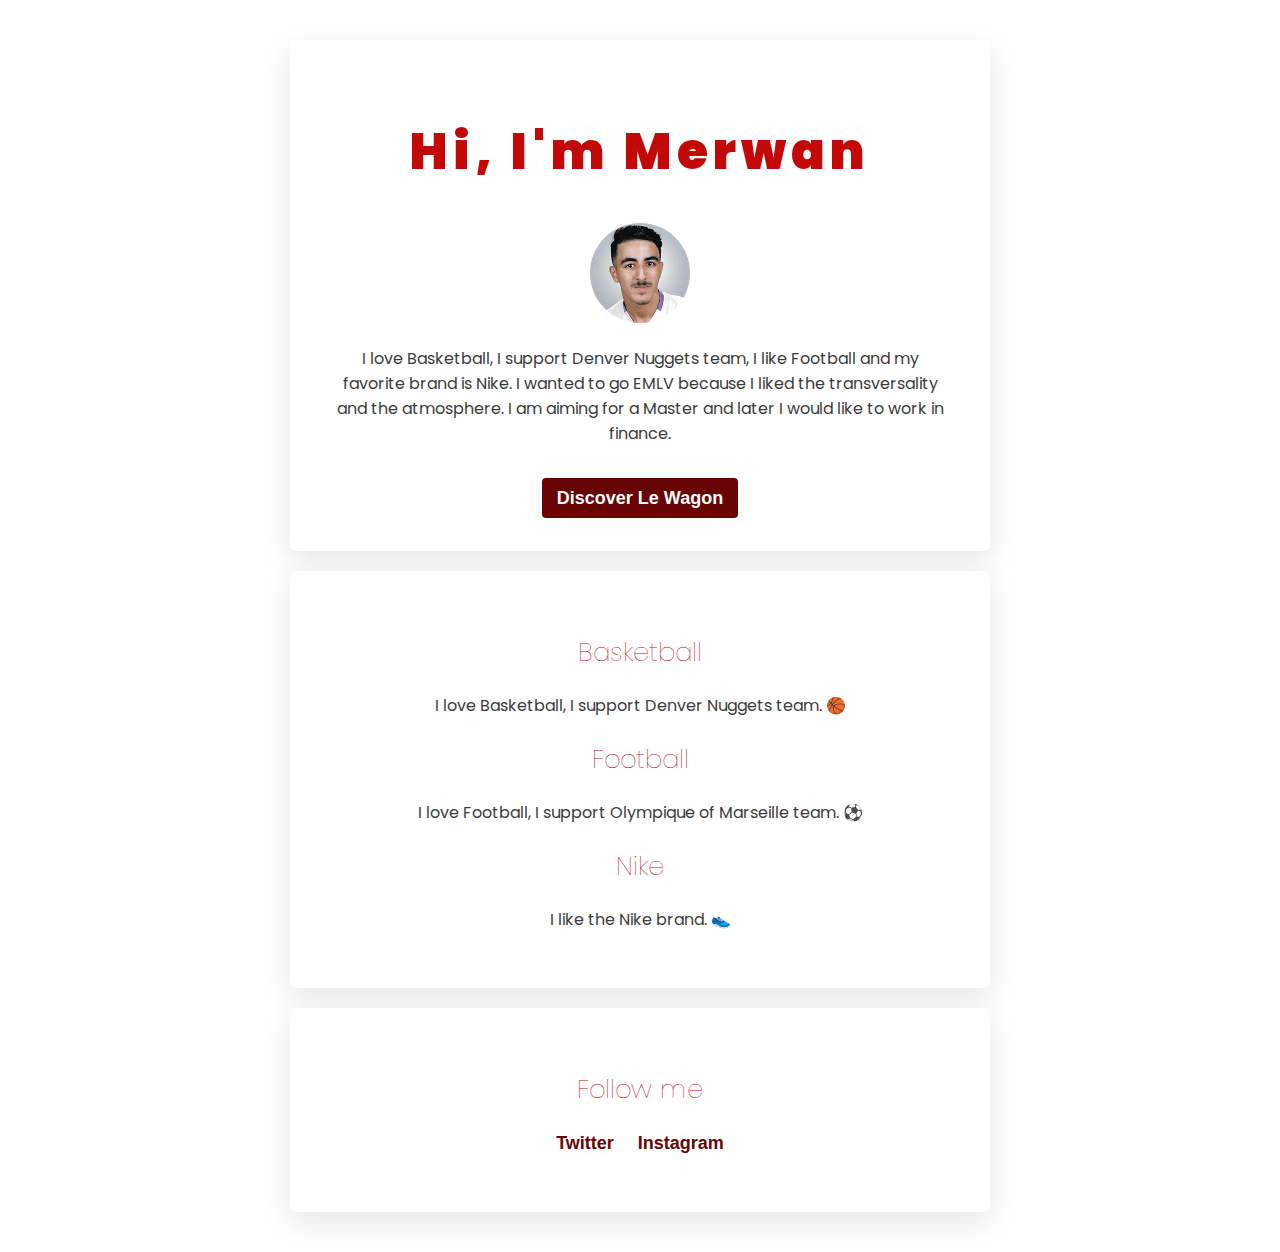
<file: index.html>
<!DOCTYPE html>
<html>
<head>
	<title>Merwan Dahmouni's profile</title>
	<meta name="description" content="This is the profile of Merwan">
	<link rel="stylesheet" type="text/css" href="css/style.css">
	<link href="https://fonts.googleapis.com/css?family=Lato:400,700,900|Poppins&display=swap" rel="stylesheet">
	<meta charset="utf-8">
</head>

<body>
<div class="container">
	<div class="card-white" id="introduction">
	<h1>Hi, I'm Merwan</h1>
	<img src="images/maphoto.jpg" class="img-circle" alt="Merwan" width="100">
	<p>I love Basketball, I support Denver Nuggets team, I like Football and my favorite brand is Nike. I wanted to go EMLV because I liked the transversality and the atmosphere. I am aiming for a Master and later I would like to work in finance.</p>

	<a href="http://lewagon.com" class="btn-blue" target="_blank">Discover Le Wagon</a>
</div>

<div class="card-white">
	<h2>Basketball</h2>
	<p>I love Basketball, I support Denver Nuggets team. 🏀</p>
	<h2>Football</h2>
	<p>I love Football, I support Olympique of Marseille team. ⚽</p>
	<h2>Nike</h2>
	<p>I like the Nike brand. 👟</p>
</div>

<div class="card-white">
	<h2>Follow me</h2>
	<ul class="list-inline">
	<li><a href="https://twitter.com/merwanntr92?lang=fr">Twitter</a></li>
	<li><a href="https://www.instagram.com/merwan_ntr92/?hl=fr">Instagram</a></li>
	</ul>
</div>
</body>
</html>
</file>
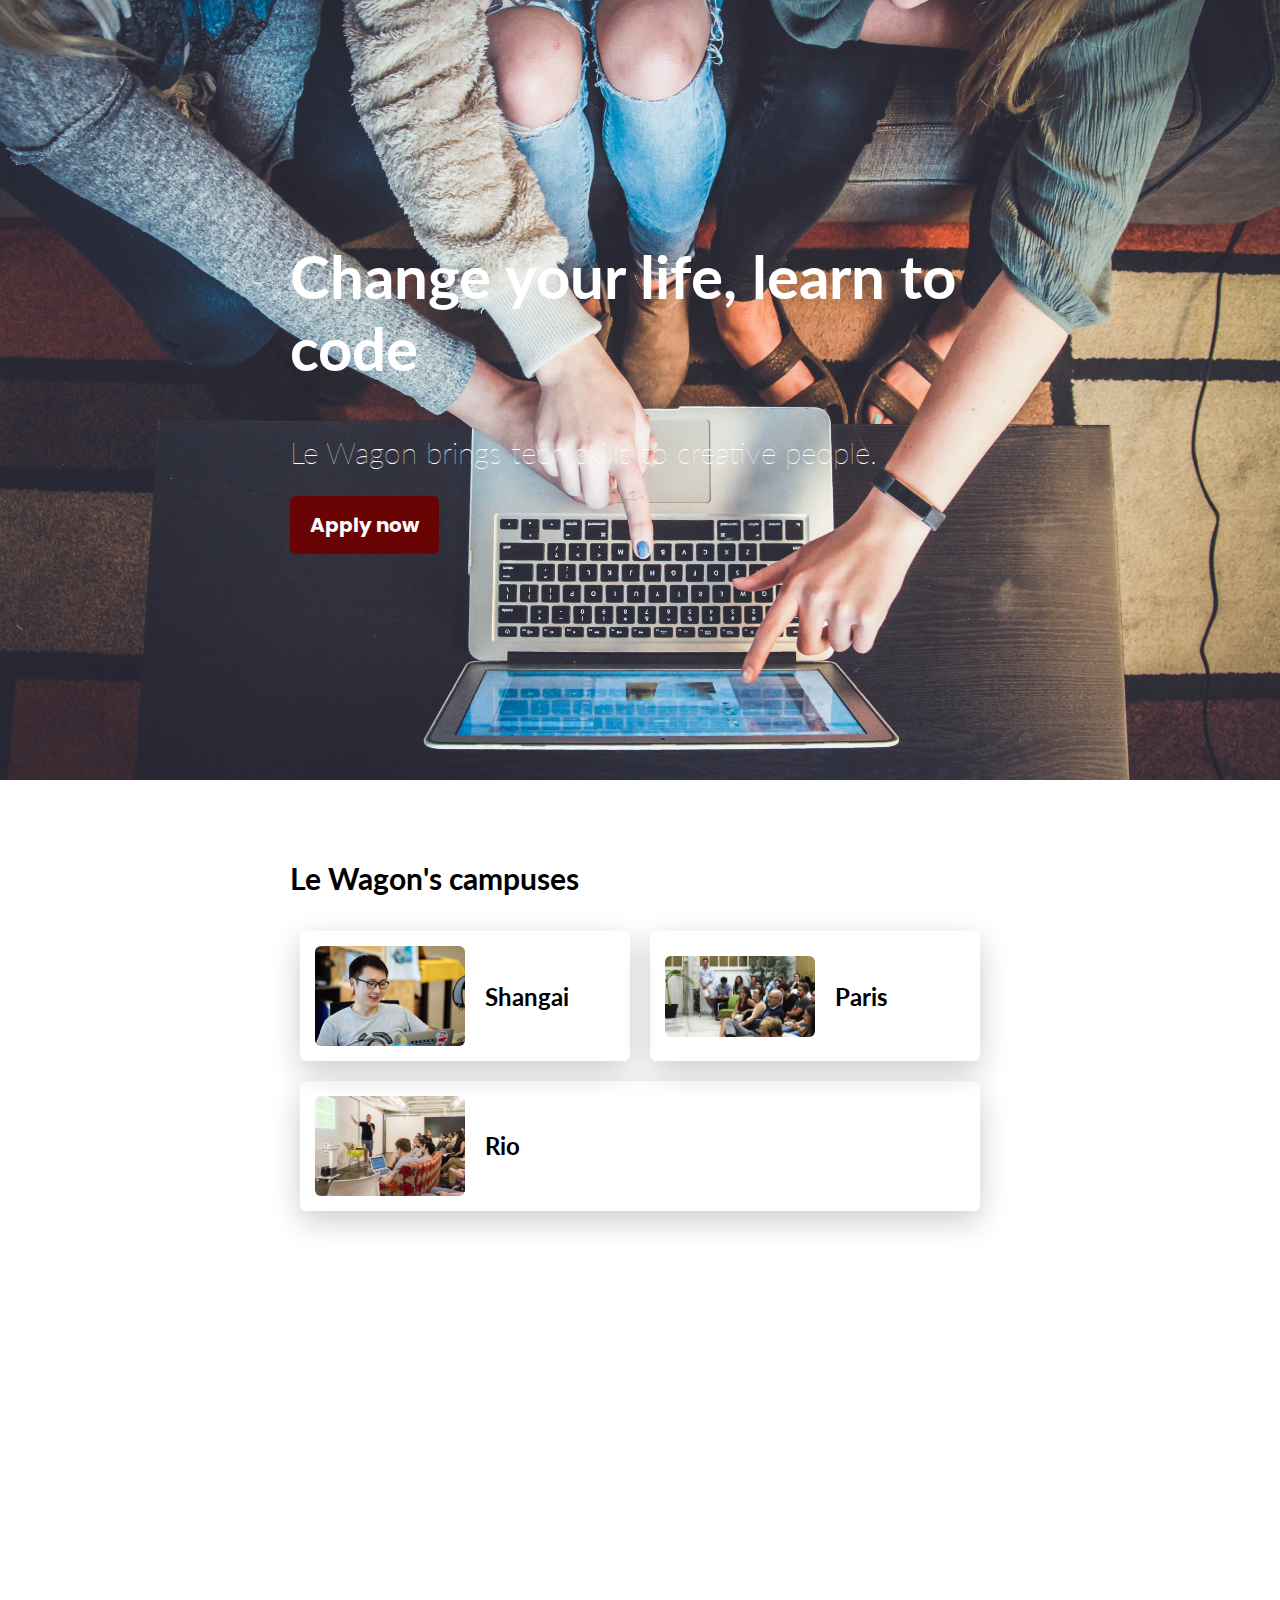
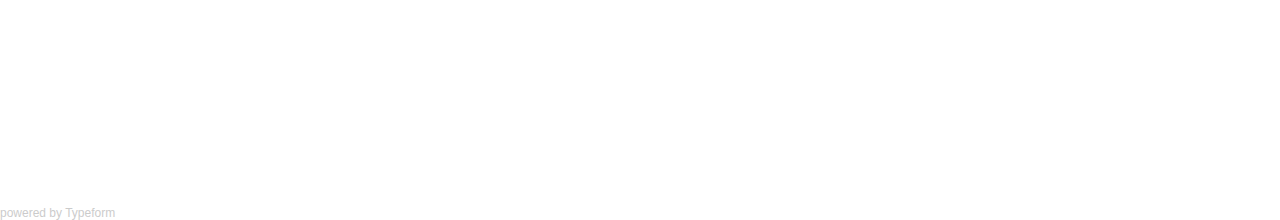
<file: le wagon/index.html>
<!DOCTYPE html>
<html>
<head>
	<title>Le Wagon</title>
	<meta charset="utf-8">
	<link rel="stylesheet" href="css/style.css">
</head>

<body>
	<div class="banner">
	<div class="container">
		<h1>Change your life, learn to code</h1>
		<h2>Le Wagon brings tech skills to creative people.</h2>
		<a href="#apply-section" class="btn-blue">Apply now</a>
	</div></div>

	<div class="container">
	
	<h2>Le Wagon's campuses</h2>
	
	<div class="cards">
		<div class="card">
		<img src="images/shangai.jpg" alt="Le wagon Shangai">
		<h3>Shangai</h3>
	</div>
	<div class="card">
		<img src="images/paris.jpeg" alt="Le wagon Paris">
		<h3>Paris</h3>	</div>
	<div class="card">
		<img src="images/rio.jpg" alt="Le wagon Rio">
		<h3>Rio</h3>
	</div>
	</div>


	</div>



<div id="apply-section">
	<div class="typeform-widget" data-url="https://merwandahmouni.typeform.com/to/vsnBMM" style="width: 100%; height: 500px;"></div> <script> (function() { var qs,js,q,s,d=document, gi=d.getElementById, ce=d.createElement, gt=d.getElementsByTagName, id="typef_orm", b="https://embed.typeform.com/"; if(!gi.call(d,id)) { js=ce.call(d,"script"); js.id=id; js.src=b+"embed.js"; q=gt.call(d,"script")[0]; q.parentNode.insertBefore(js,q) } })() </script> <div style="font-family: Sans-Serif;font-size: 12px;color: #999;opacity: 0.5; padding-top: 5px;"> powered by <a href="https://admin.typeform.com/signup?utm_campaign=vsnBMM&utm_source=typeform.com-15078935-Free&utm_medium=typeform&utm_content=typeform-embedded-poweredbytypeform&utm_term=EN" style="color: #999" target="_blank">Typeform</a> </div>

</body>
</html>
</file>
<file: css/style.css>
body{color: #636363; font-family: 'Poppins', sans-serif;}

h1, h2 , h3,{font-family: 'Lato', sans-serif;}

h1{color: #c40808;font-weight: 850;letter-spacing: 5px;font-size: 50px;}

h2{color: #c40808;font-size: 26px;font-weight: lighter;}

p{color: #3b3b3b;}

ul{color: #1c1b1b;}

a {text-decoration: none;
	font-family: 'Roboto', sans-serif; font-weight: 600;
	color: #690404; font-size: 18px;}

a:hover {color: #d62222;}

div{background: white; margin: 15px;}


.container{
	width: 700px; margin: 40px auto;}

.img-circle{border-radius: 50%;}

@media (max-width: 760px){
.container{width: 500px;}}

@media (max-width: 600px){
.container{width: 400px;}}

.card-white{background-color: white; box-shadow: 0px 10px 30px rgba(0,0,0,0.1);
	margin: 20px 0px; padding: 40px; border-radius: 6px; text-align: center;}

.list-inline{list-style: none; padding-left: 0px;}

.list-inline li{display: inline; padding: 10px;}

.list-inline i:hover{font-size: 50px; color: black;}

.btn-blue{background-color: #690404; color: white;padding: 10px 15px; border-radius: 4px;}

.btn-blue:hover{background-color: #787878; color: black;}

#introduction p{margin-bottom: 40px;}
</file>
<file: le wagon/css/style.css>
@import url("https://fonts.googleapis.com/css?family=Lato:400,700,900|Poppins");

@import url("components/container.css");
@import url("components/avatar.css");
@import url("components/button.css");
@import url("components/card.css");
@import url("components/banner.css");

body{font-family: 'Poppins', sans-serif; font-size: 20px; margin: 0;}

a{text-decoration: none;}

h1, h2, h3{font-family: 'Lato', sans-serif; font-weight: bold;}
</file>
